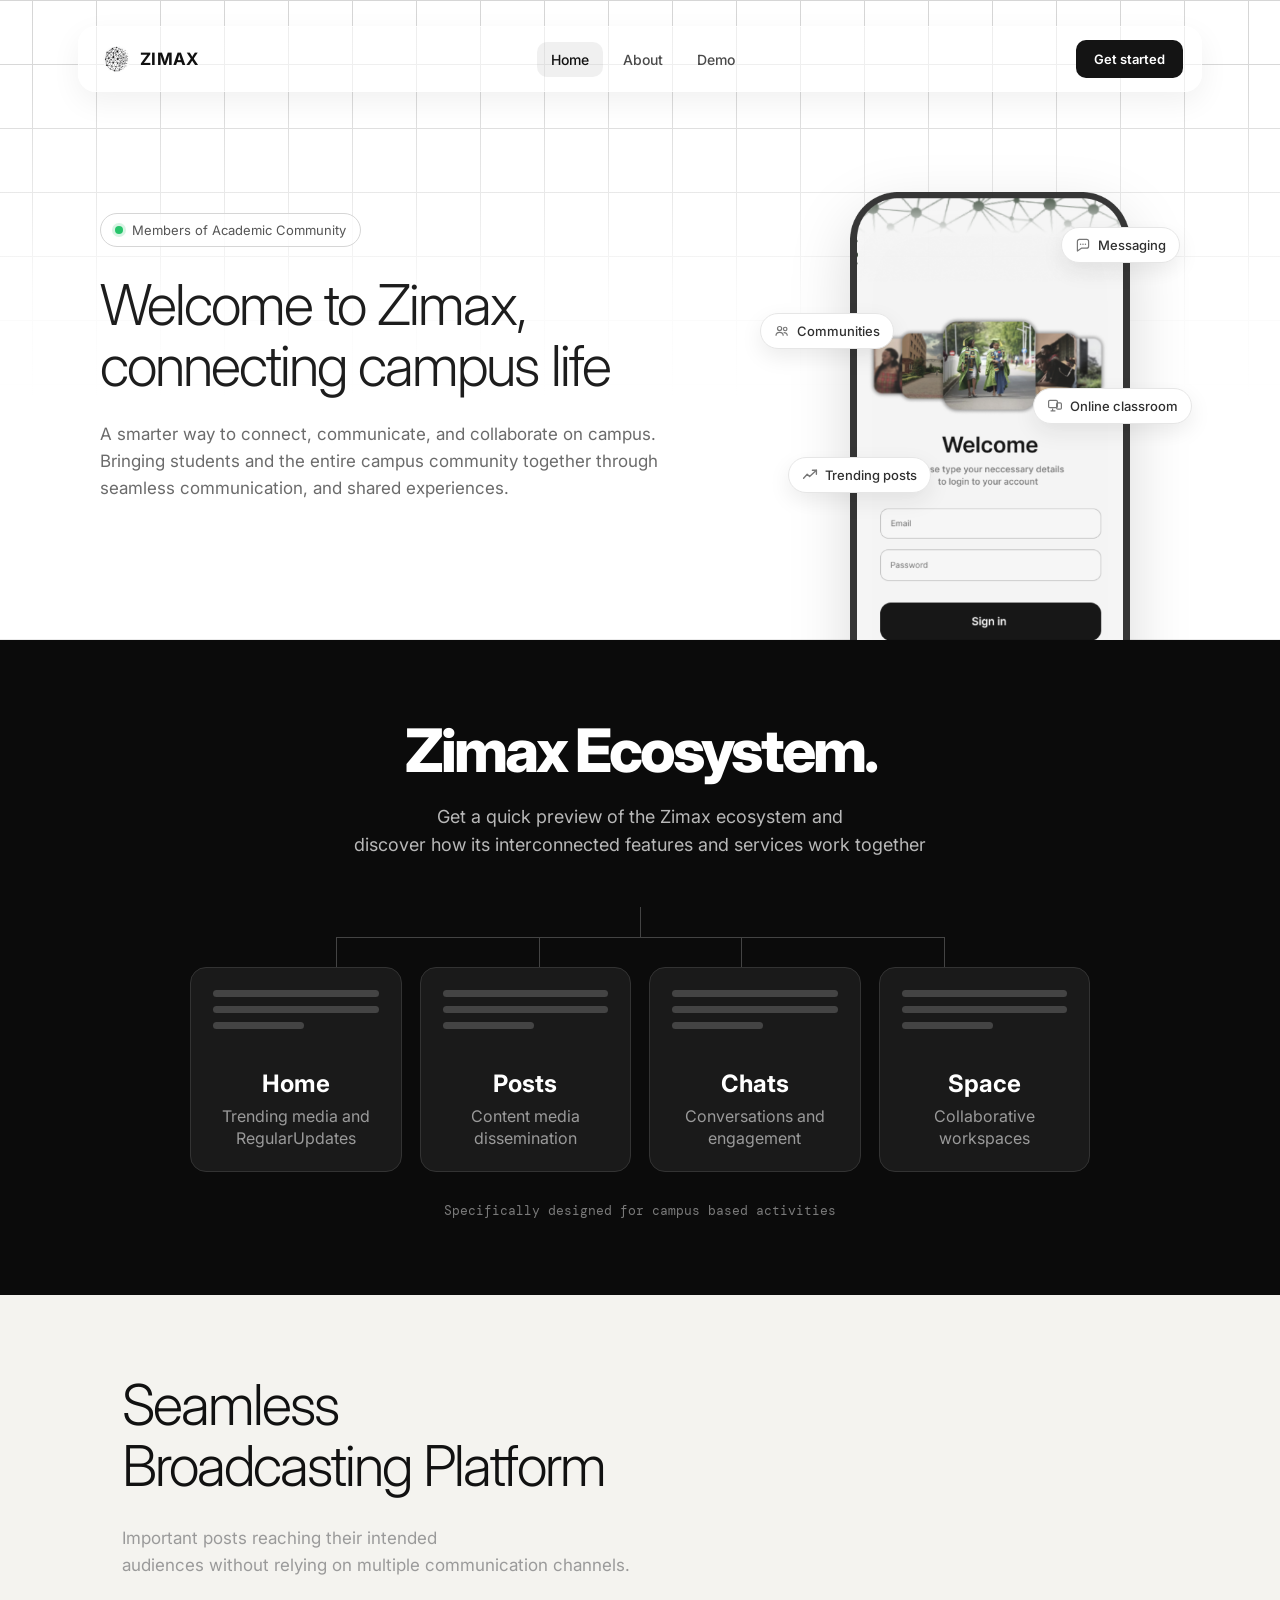
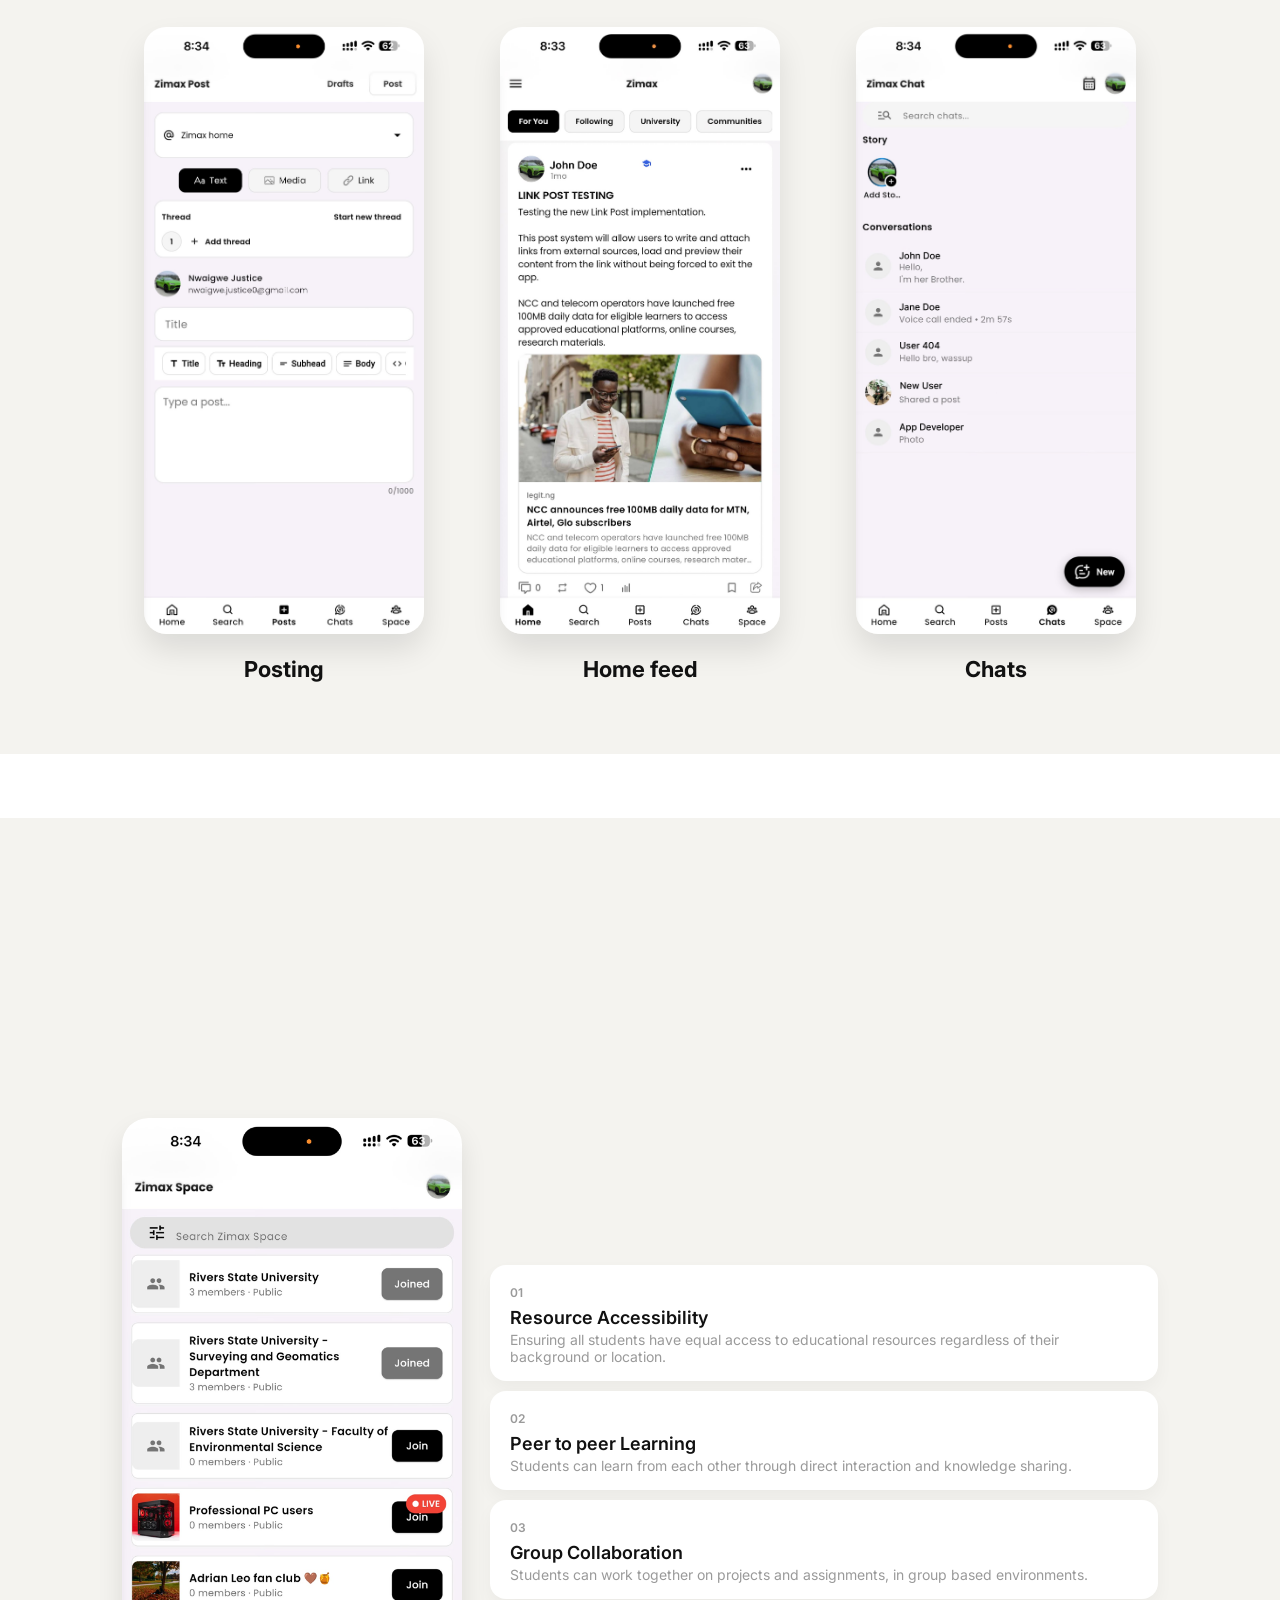
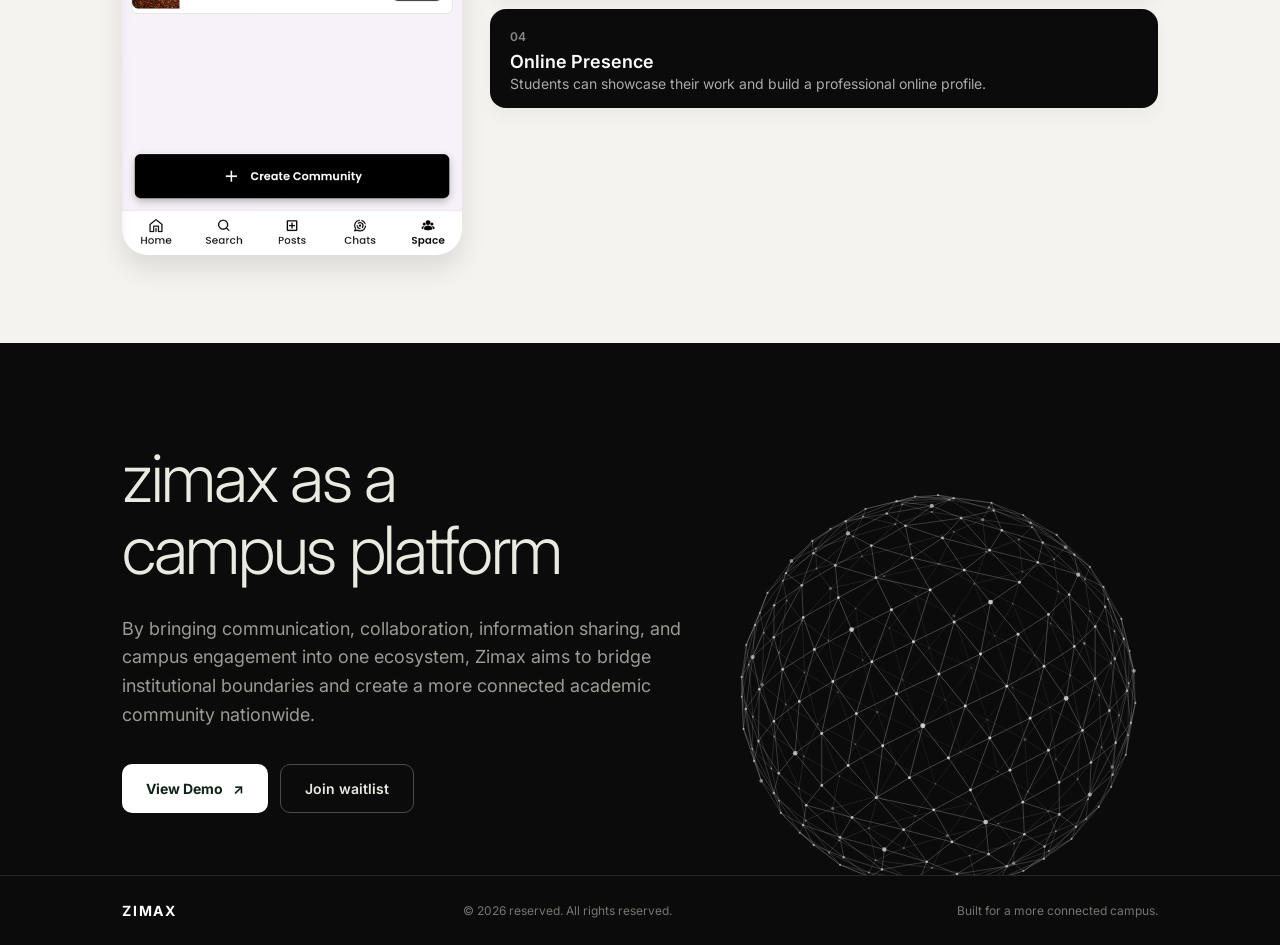
<file: index.html>
<!DOCTYPE html>
<html lang="pt-BR" class="motion">
<head>
  <meta charset="UTF-8">
  <meta name="viewport" content="width=device-width, initial-scale=1.0">
  <title>Zimax — Welcome</title>
  <link rel="preconnect" href="https://fonts.googleapis.com">
  <link rel="preconnect" href="https://fonts.gstatic.com" crossorigin>
  <link href="https://fonts.googleapis.com/css2?family=DM+Mono:wght@400&family=Inter:wght@400;500;600;700;800&display=swap" rel="stylesheet">
  <link rel="stylesheet" href="styles.css">
</head>
<body>

  <header class="site-header">
    <nav class="nav">
      <a class="brand" href="#top" aria-label="Zimax home">
        <img class="brand-mark" src="zimax_logo.png" alt="">
        <span class="brand-name">ZIMAX</span>
      </a>

      <button class="nav-toggle" aria-label="Toggle menu" aria-expanded="false">
        <span></span><span></span>
      </button>

      <ul class="nav-links">
        <li><a href="#top" class="active">Home</a></li>
        <li><a href="about.html">About</a></li>
        <li><a href="demo.html">Demo</a></li>
      </ul>

      <a href="https://zimax.app" class="btn btn-pill btn-cta">Get started</a>
    </nav>
  </header>

  <main id="top">

    <section class="hero">
      <div class="container hero-inner">
        <div class="hero-content">
          <p class="status-badge"><span class="status-dot"></span> Members of Academic Community</p>
          <h1 class="hero-title">Welcome to Zimax,<br>connecting campus life</h1>
          <p class="hero-subtitle">A smarter way to connect, communicate, and collaborate on campus. </br> Bringing students and the entire campus community together through </br>seamless communication, and shared experiences.</p>
        </div>
      </div>

      <div class="hero-visual">
          <div class="hero-phone">
            <img src="hero_image.png" alt="Zimax app welcome screen on a phone">
          </div>

          <span class="float-tag tag-messaging">
            <svg viewBox="0 0 20 20" aria-hidden="true"><path d="M3 5.5A2.5 2.5 0 0 1 5.5 3h9A2.5 2.5 0 0 1 17 5.5v6a2.5 2.5 0 0 1-2.5 2.5H8l-5 3.5V5.5Z" fill="none" stroke="currentColor" stroke-width="1.5" stroke-linejoin="round"/><circle cx="7" cy="9" r=".9" fill="currentColor"/><circle cx="10" cy="9" r=".9" fill="currentColor"/><circle cx="13" cy="9" r=".9" fill="currentColor"/></svg>
            Messaging
          </span>
          <span class="float-tag tag-communities">
            <svg viewBox="0 0 20 20" aria-hidden="true"><circle cx="7" cy="7" r="2.6" fill="none" stroke="currentColor" stroke-width="1.5"/><circle cx="14" cy="7.5" r="2.2" fill="none" stroke="currentColor" stroke-width="1.5"/><path d="M2.5 16c0-2.6 2-4.3 4.5-4.3S11.5 13.4 11.5 16" fill="none" stroke="currentColor" stroke-width="1.5"/><path d="M12 12.2c2.4-.4 4.6 1 4.6 3.8" fill="none" stroke="currentColor" stroke-width="1.5"/></svg>
            Communities
          </span>
          <span class="float-tag tag-online">
            <svg viewBox="0 0 20 20" aria-hidden="true"><rect x="2" y="3" width="11" height="9" rx="1.5" fill="none" stroke="currentColor" stroke-width="1.5"/><path d="M7 13v3M4.5 16h6" stroke="currentColor" stroke-width="1.5"/><rect x="12" y="6" width="6" height="8" rx="1.5" fill="none" stroke="currentColor" stroke-width="1.5"/></svg>
            Online classroom
          </span>
          <span class="float-tag tag-trending">
            <svg viewBox="0 0 20 20" aria-hidden="true"><path d="M2 14l4.5-5 3 3L18 4" fill="none" stroke="currentColor" stroke-width="1.7" stroke-linecap="round" stroke-linejoin="round"/><path d="M13 4h5v5" fill="none" stroke="currentColor" stroke-width="1.7" stroke-linecap="round" stroke-linejoin="round"/></svg>
            Trending posts
          </span>
      </div>
    </section>

    <section class="entry-points" id="entry">
      <div class="container">
        <h2 class="light-title">Zimax Ecosystem.</h2>
        <p class="light-lead">Get a quick preview of the Zimax ecosystem and </br>discover how its interconnected features and services work together</p>

        <div class="tree">
          <div class="tree-branches" aria-hidden="true">
            <span></span><span></span><span></span><span></span>
          </div>
          <div class="tree-children">
            <div class="tree-card">
              <div class="skeleton-lines"><i></i><i></i><i class="short"></i></div>
              <h3>Home</h3>
              <p>Trending media and</br> RegularUpdates</p>
            </div>
            <div class="tree-card">
              <div class="skeleton-lines"><i></i><i></i><i class="short"></i></div>
              <h3>Posts</h3>
              <p>Content media <br>dissemination</p>
            </div>
            <div class="tree-card">
              <div class="skeleton-lines"><i></i><i></i><i class="short"></i></div>
              <h3>Chats</h3>
              <p>Conversations and<br> engagement</p>
            </div>
            <div class="tree-card">
              <div class="skeleton-lines"><i></i><i></i><i class="short"></i></div>
              <h3>Space</h3>
              <p>Collaborative<br>workspaces</p>
            </div>
          </div>
        </div>

        <p class="mono-note mono-dark">Specifically designed for campus based activities</p>
      </div>
    </section>

    <section class="two-up" id="about">
      <div class="container">
        <div class="section-heading">
          <h2>Seamless<br>Broadcasting Platform</h2>
          <p class="lead-muted">Important posts reaching their intended </br>audiences without relying on multiple communication channels.</p>
        </div>

        <div class="cards-row">
          <div class="mock template-card">
            <img src="template1.jpg" alt="Zimax post composer screen">
            <p class="mock-caption dark">Posting</p>
          </div>

          <div class="connector-arrow" aria-hidden="true">&rarr;</div>

          <div class="mock template-card">
            <img src="template2.png" alt="Zimax home feed screen">
            <p class="mock-caption dark">Home feed</p>
          </div>

          <div class="connector-arrow" aria-hidden="true">&rarr;</div>

          <div class="mock template-card">
            <img src="template3.png" alt="Zimax chat screen">
            <p class="mock-caption dark">Chats</p>
          </div>
        </div>
      </div>
    </section>

    <section class="bridge" aria-hidden="true"></section>

    <section class="one-goal" id="contact">
      <div class="container">
        <h2 class="goal-title">Zimax's<br>Collaborative space</h2>
        <p class="goal-lead"><span>A shared space for ideas, discussions, and </span>meaningful collaboration.</p>

        <div class="goal-grid">
          <div class="goal-phone space-phone">
            <img src="template4.png" alt="Zimax Space communities screen">
          </div>

          <div class="goal-cards">
            <div class="goal-card">
              <span class="goal-num">01</span>
              <h3>Resource Accessibility</h3>
              <p>Ensuring all students have equal access to educational resources regardless of their background or location.</p>
            </div>
            <div class="goal-card">
              <span class="goal-num">02</span>
              <h3>Peer to peer Learning</h3>
              <p>Students can learn from each other through direct interaction and knowledge sharing.</p>
            </div>
            <div class="goal-card">
              <span class="goal-num">03</span>
              <h3>Group Collaboration</h3>
              <p>Students can work together on projects and assignments, in group based environments.</p>
            </div>
            <div class="goal-card goal-card-dark">
              <span class="goal-num">04</span>
              <h3>Online Presence</h3>
              <p>Students can showcase their work and build a professional online profile.</p>
            </div>
          </div>
        </div>
      </div>
    </section>

    <section class="cta-section">
      <div class="container">
        <div class="cta-grid">
          <div class="cta-copy">
            <h2 class="cta-title">zimax as a </br>campus platform</h2>
            <p class="cta-text">By bringing communication, collaboration, information sharing, and campus engagement into one ecosystem, Zimax aims to bridge institutional boundaries and create a more connected academic community nationwide.</p>
            <div class="cta-actions">
              <a href="demo.html" class="btn btn-green">View Demo <span aria-hidden="true">&nearr;</span></a>
              <a href="#entry" class="btn btn-ghost">Join waitlist</a>
            </div>
          </div>
          <div class="cta-visual">
            <canvas id="particle-sphere" aria-hidden="true"></canvas>
          </div>
        </div>
        <div class="cta-bottom">
          <!-- <span class="cta-hint">Mova o mouse para interagir</span> -->
          <!-- <a href="#contact" class="btn btn-whatsapp"><span aria-hidden="true">&#128242;</span> Falar no WhatsApp</a> -->
        </div>
      </div>
    </section>

    <footer class="site-footer">
      <div class="container footer-inner">
        <span class="footer-brand">ZIMAX</span>
        <span class="footer-copy">&copy; 2026 reserved. All rights reserved.</span>
        <span class="footer-note">Built for a more connected campus.</span>
      </div>
    </footer>

  </main>

  <script src="script.js"></script>
</body>
</html>
</file>
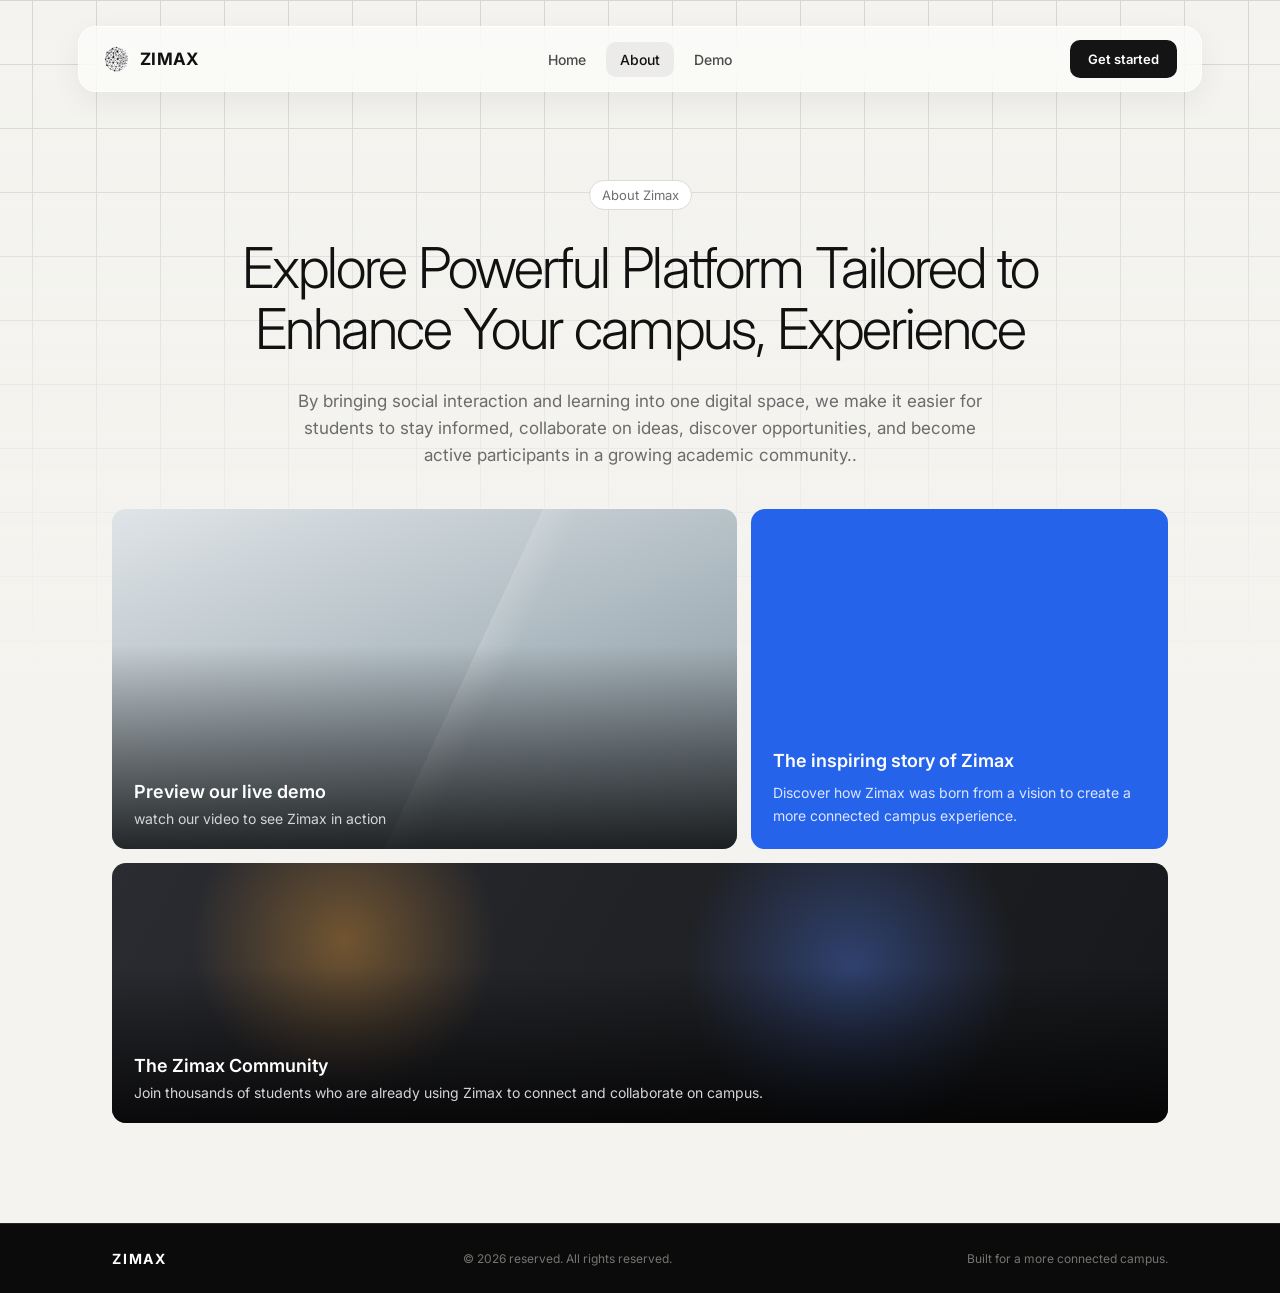
<file: about.html>
<!DOCTYPE html>
<html lang="pt-BR">
<head>
  <meta charset="UTF-8">
  <meta name="viewport" content="width=device-width, initial-scale=1.0">
  <title>Zimax — About</title>
  <link rel="preconnect" href="https://fonts.googleapis.com">
  <link rel="preconnect" href="https://fonts.gstatic.com" crossorigin>
  <link href="https://fonts.googleapis.com/css2?family=Inter:wght@400;500;600;700;800&display=swap" rel="stylesheet">
  <link rel="stylesheet" href="demo.css">
</head>
<body>

  <header class="demo-header">
    <nav class="demo-nav">
      <a class="demo-brand" href="index.html">
        <img src="zimax_logo.png" alt="">
        <span>ZIMAX</span>
      </a>
      <ul class="demo-links">
        <li><a href="index.html">Home</a></li>
        <li><a href="about.html" class="active">About</a></li>
        <li><a href="demo.html">Demo</a></li>
      </ul>
      <details class="demo-menu">
        <summary aria-label="Menu">&#9776;</summary>
        <ul class="demo-menu-links">
          <li><a href="index.html">Home</a></li>
          <li><a href="about.html">About</a></li>
          <li><a href="demo.html">Demo</a></li>
          <li><a href="https://zimax.app">Get started</a></li>
        </ul>
      </details>
      <a href="https://zimax.app" class="btn btn-pill btn-cta">Get started</a>
    </nav>
  </header>

  <main id="top">
    <section class="demo-features about-features" id="features">
      <div class="container">
        <span class="feature-pill">About Zimax</span>
        <h2>Explore Powerful Platform Tailored to<br>Enhance Your campus,  Experience</h2>
        <p class="features-sub">By bringing social interaction and learning into one digital space, we make it easier for students to stay informed, collaborate on ideas, discover opportunities, and become active participants in a growing academic community..</p>

        <div class="feature-grid">
          <div class="feature-card photo-card">
            <div class="photo-art"></div>
            <div class="feature-caption">
              <h3>Preview our live demo</h3>
              <p>watch our video to see Zimax in action</p>
            </div>
          </div>
          <div class="feature-card blue-card">
            <h3>The inspiring story of Zimax</h3>
            <p>Discover how Zimax was born from a vision to create a more connected campus experience.</p>
          </div>
          <div class="feature-card photo-card second">
            <div class="photo-collage"></div>
            <div class="feature-caption">
              <h3>The Zimax Community</h3>
              <p>Join thousands of students who are already using Zimax to connect and collaborate on campus.</p>
            </div>
          </div>
        </div>
      </div>
    </section>

    <footer class="site-footer">
      <div class="container footer-inner">
        <span class="footer-brand">ZIMAX</span>
        <span class="footer-copy">&copy; 2026 reserved. All rights reserved.</span>
        <span class="footer-note">Built for a more connected campus.</span>
      </div>
    </footer>
  </main>

</body>
</html>
</file>
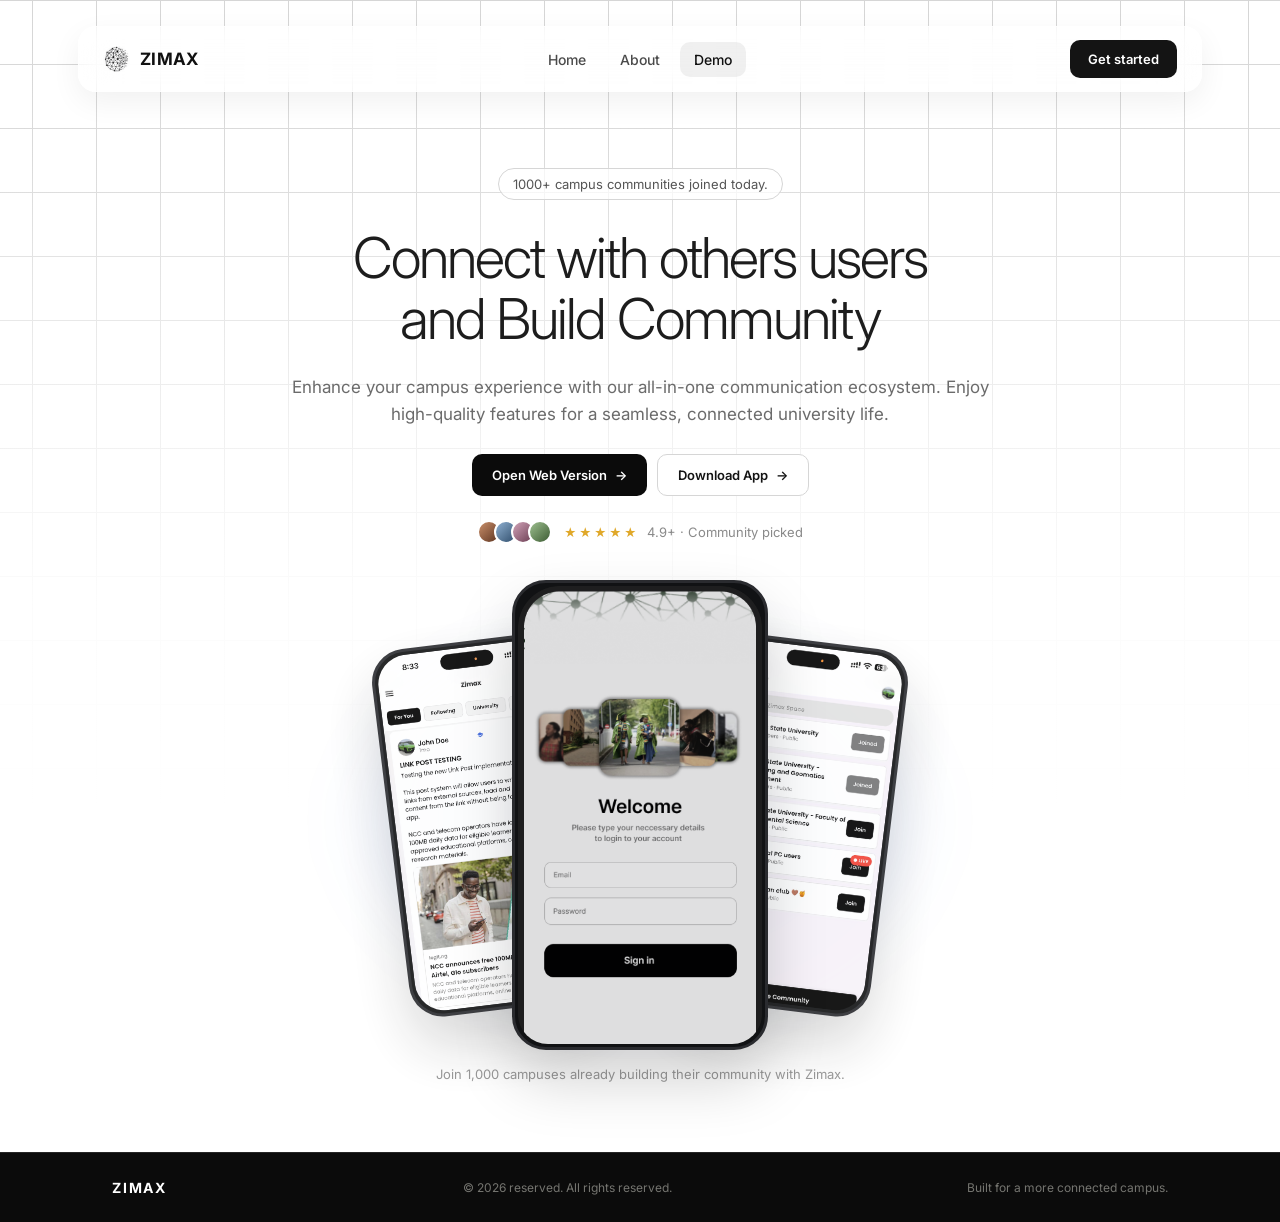
<file: demo.html>
<!DOCTYPE html>
<html lang="pt-BR">
<head>
  <meta charset="UTF-8">
  <meta name="viewport" content="width=device-width, initial-scale=1.0">
  <title>Zimax — Demo</title>
  <link rel="preconnect" href="https://fonts.googleapis.com">
  <link rel="preconnect" href="https://fonts.gstatic.com" crossorigin>
  <link href="https://fonts.googleapis.com/css2?family=Inter:wght@400;500;600;700;800&display=swap" rel="stylesheet">
  <link rel="stylesheet" href="demo.css">
</head>
<body>

  <header class="demo-header">
    <nav class="demo-nav">
      <a class="demo-brand" href="index.html">
        <img src="zimax_logo.png" alt="">
        <span>ZIMAX</span>
      </a>
      <ul class="demo-links">
        <li><a href="index.html">Home</a></li>
        <li><a href="about.html">About</a></li>
        <li><a href="#top" class="active">Demo</a></li>
      </ul>
      <details class="demo-menu">
        <summary aria-label="Menu">&#9776;</summary>
        <ul class="demo-menu-links">
          <li><a href="index.html">Home</a></li>
          <li><a href="about.html">About</a></li>
          <li><a href="demo.html">Demo</a></li>
          <li><a href="https://zimax.app">Get started</a></li>
        </ul>
      </details>
      <a href="https://zimax.app" class="btn btn-pill btn-cta">Get started</a>
    </nav>
  </header>

  <main id="top">
    <section class="demo-hero">
      <div class="container">
        <p class="announce">1000+ campus communities joined today.</p>
        <h1>Connect with others users<br> and Build Community</h1>
        <p class="demo-sub">Enhance your campus experience with our all-in-one communication ecosystem. Enjoy high-quality features for a seamless, connected university life.</p>

        <div class="hero-actions">
          <a href="https://zimax.app" class="btn btn-primary">Open Web Version<span aria-hidden="true">&rarr;</span></a>
          <a href="https://zimax.app/download" class="btn btn-outline">Download App<span aria-hidden="true">&rarr;</span></a>
        </div>

        <div class="proof">
          <div class="avatars">
            <span class="av av1"></span><span class="av av2"></span><span class="av av3"></span><span class="av av4"></span>
          </div>
          <div class="proof-text">
            <span class="stars">&#9733;&#9733;&#9733;&#9733;&#9733;</span>
            <span>4.9+ &middot; Community picked</span>
          </div>
        </div>

        <div class="phone-stage">
          <div class="glow"></div>
          <div class="phone phone-left"><img src="template2.png" alt="Zimax home feed screen"></div>
          <div class="phone phone-center"><img src="hero_image.png" alt="Zimax welcome screen"></div>
          <div class="phone phone-right"><img src="template4.png" alt="Zimax space screen"></div>
        </div>

        <p class="companies">Join 1,000 campuses already building their community with Zimax.</p>

        <!-- <div class="logo-strip">
          <span>the Blox</span>
          <span>&#9673; Ultra Blox</span>
          <span>&#9675; Supa Blox</span>
          <span>&#9723; Hype Blox</span>
          <span>&#9688; Ship Blox</span>
          <span>&#9679; Fin Blox</span>
        </div> -->
      </div>
    </section>

    <footer class="site-footer">
      <div class="container footer-inner">
        <span class="footer-brand">ZIMAX</span>
        <span class="footer-copy">&copy; 2026 reserved. All rights reserved.</span>
        <span class="footer-note">Built for a more connected campus.</span>
      </div>
    </footer>

  </main>

</body>
</html>
</file>
<file: styles.css>
/* ---------- Tokens ---------- */
* { margin: 0; padding: 0; box-sizing: border-box; }

:root {
  --white: #ffffff;
  --beige: #f4f3ef;
  --dark: #0b0b0b;
  --ink: #111111;
  --hero-title: #393939;
  --muted: #606060;
  --note: #9a9a9a;
  --card-dark: #141414;
  --card-inner: #242424;
  --font: "Inter", system-ui, -apple-system, "Segoe UI", Roboto, sans-serif;
}

html { scroll-behavior: smooth; }

body {
  font-family: var(--font);
  color: var(--ink);
  background: var(--white);
  -webkit-font-smoothing: antialiased;
  overflow-x: hidden;
}

img { max-width: 100%; display: block; }
a { text-decoration: none; color: inherit; }
ul { list-style: none; }

.container {
  width: 100%;
  max-width: 1100px;
  margin: 0 auto;
  padding: 0 32px;
}

/* ---------- Header ---------- */
.site-header {
  position: fixed;
  top: 26px;
  left: 0;
  right: 0;
  z-index: 50;
  padding: 0 78px;
}
.nav {
  width: 100%;
  max-width: 1190px;
  height: 66px;
  margin: 0 auto;
  padding: 0 18px 0 24px;
  display: grid;
  grid-template-columns: 1fr auto 1fr;
  align-items: center;
  border-radius: 18px;
  background: rgba(255, 255, 255, .58);
  backdrop-filter: blur(18px) saturate(140%);
  -webkit-backdrop-filter: blur(18px) saturate(140%);
  border: 1px solid rgba(255, 255, 255, .7);
  box-shadow: 0 10px 30px rgba(0, 0, 0, .06);
}

.brand { display: inline-flex; align-items: center; gap: 10px; justify-self: start; }
.brand-mark { width: 27px; height: auto; }
.brand-name { font-weight: 700; letter-spacing: .02em; font-size: 17px; color: var(--ink); }

.nav-links { display: flex; gap: 6px; justify-self: center; }
.nav-links a {
  display: block;
  font-size: 14px; font-weight: 500;
  color: #4a4a4a;
  padding: 9px 14px;
  border-radius: 10px;
  transition: background .2s, color .2s;
}
.nav-links a:hover { color: #000; }
.nav-links a.active { background: rgba(0, 0, 0, .06); color: #111; }

.btn { cursor: pointer; font-size: 13px; font-weight: 600; }
.btn-pill { border-radius: 10px; display: inline-flex; align-items: center; justify-content: center; }
.btn-cta { justify-self: end; background: #141414; color: #fff; padding: 11px 18px; }
.btn-cta:hover { background: #2c2c2c; }

.nav-toggle {
  display: none; justify-self: end;
  background: none; border: 0; cursor: pointer;
  width: 42px; height: 42px;
  flex-direction: column; gap: 6px; align-items: center; justify-content: center;
}
.nav-toggle span { width: 22px; height: 2px; background: var(--ink); display: block; }

/* ---------- Hero ---------- */
.hero {
  position: relative;
  min-height: 640px;
  display: flex;
  align-items: center;
  padding: 168px 0 92px;
  background-color: #fff;
  background-image:
    linear-gradient(to bottom,
      rgba(255, 255, 255, 0) 0%,
      rgba(255, 255, 255, .08) 14%,
      rgba(255, 255, 255, .45) 30%,
      rgba(255, 255, 255, .88) 46%,
      #ffffff 62%),
    linear-gradient(to right, #d6d6d6 1px, transparent 1px),
    linear-gradient(to bottom, #d6d6d6 1px, transparent 1px);
  background-size: auto, 64px 64px, 64px 64px;
  background-position: center top;
  border-bottom: 1px solid #eaeaea;
}
.hero-inner { position: relative; max-width: 1160px; padding: 0 40px; }
.hero-content { max-width: 780px; }

.status-badge {
  display: inline-flex;
  align-items: center;
  gap: 9px;
  padding: 8px 14px;
  border: 1px solid #d6d6d6;
  border-radius: 999px;
  background: rgba(255, 255, 255, .72);
  font-size: 13px;
  color: #555;
}
.status-dot {
  width: 8px; height: 8px;
  border-radius: 50%;
  background: #27c46b;
  box-shadow: 0 0 0 3px rgba(39, 196, 107, .18);
}
.hero-title {
  margin-top: 28px;
  font-size: clamp(38px, 4.4vw, 58px);
  font-weight: 300;
  letter-spacing: -.035em;
  line-height: 1.08;
  color: #1d1d1d;
}
.hero-subtitle {
  margin-top: 24px;
  font-size: 17px;
  color: #6b6b6b;
  line-height: 1.6;
}

.hero-visual {
  position: absolute;
  right: max(32px, calc((100% - 1160px) / 2 + 90px));
  bottom: -130px;
  width: 280px;
  z-index: 1;
  pointer-events: none;
}
.hero-phone { width: 100%; }
.hero-phone img {
  width: 100%;
  filter: drop-shadow(0 22px 30px rgba(0, 0, 0, .16));
}

.float-tag {
  position: absolute;
  z-index: 3;
  background: #fff;
  border: 1px solid #e6e6e6;
  border-radius: 999px;
  box-shadow: 0 8px 22px rgba(0, 0, 0, .08);
  font-size: 13px;
  font-weight: 500;
  color: #2f2f2f;
  padding: 9px 13px;
  display: inline-flex;
  align-items: center;
  gap: 7px;
  white-space: nowrap;
}
.float-tag svg { width: 16px; height: 16px; color: #777; flex-shrink: 0; }
.tag-messaging   { top: 6%;  right: -18%; }
.tag-communities { top: 21%; left: -32%; }
.tag-online      { top: 34%; right: -22%; }
.tag-trending    { top: 46%; left: -22%; }

/* ---------- Shared headings ---------- */
.section-heading h2, .light-title, .goal-title {
  font-weight: 800;
  letter-spacing: -.05em;
  line-height: 1.02;
}

/* ---------- Entry points (dark) ---------- */
.entry-points { position: relative; z-index: 2; background: var(--dark); color: var(--white); padding: 80px 0 76px; text-align: center; }
.light-title { font-size: clamp(36px, 5vw, 60px); color: var(--white); }
.light-lead { font-size: 18px; color: #b8b8b8; line-height: 1.55; margin-top: 22px; max-width: 760px; margin-left: auto; margin-right: auto; }

.tree { margin: 48px auto 0; max-width: 900px; }
.tree-root { text-align: center; }
.tree-node {
  background: var(--white); color: var(--ink);
  display: inline-block;
  border-radius: 12px;
  padding: 22px 52px;
  font-size: 26px; font-weight: 700;
  box-shadow: 0 8px 20px rgba(0,0,0,.22);
}
.tree-branches { position: relative; height: 60px; width: 90%; margin: 0 auto; }
.tree-branches::before {
  content: ""; position: absolute; top: 0; left: 50%;
  width: 1px; height: 30px; background: #444;
}
.tree-branches::after {
  content: ""; position: absolute; top: 30px; left: 12.5%; right: 12.5%;
  height: 1px; background: #444;
}
.tree-branches span { position: absolute; top: 30px; width: 1px; height: 30px; background: #444; }
.tree-branches span:nth-child(1) { left: 12.5%; }
.tree-branches span:nth-child(2) { left: 37.5%; }
.tree-branches span:nth-child(3) { left: 62.5%; }
.tree-branches span:nth-child(4) { left: 87.5%; }

.tree-children { display: grid; grid-template-columns: repeat(4, 1fr); gap: 18px; }
.tree-card {
  background: #1a1a1a;
  border: 1px solid #333;
  border-radius: 16px;
  padding: 22px;
}
.skeleton-lines i { display: block; height: 7px; background: #444; border-radius: 4px; margin-bottom: 9px; }
.skeleton-lines i.short { width: 55%; }
.tree-card h3 { font-size: 24px; margin-top: 40px; font-weight: 700; }
.tree-card p { font-size: 16px; color: #9a9a9a; margin-top: 8px; line-height: 1.35; }

.mono-note {
  font-family: "DM Mono", ui-monospace, monospace;
  font-size: 13px; color: var(--note);
  text-align: center; margin-top: 30px;
}
.mono-note.mono-dark { color: #7a7a7a; }

/* ---------- Two-up (beige) ---------- */
.two-up { background: var(--beige); padding: 80px 0 72px; }
.section-heading h2 {
  font-size: clamp(38px, 4.4vw, 58px);
  font-weight: 300;
  letter-spacing: -.035em;
  line-height: 1.08;
  color: var(--ink);
}
.lead-muted { font-size: 17px; line-height: 1.6; color: #9a9a9a; margin-top: 28px; }
.lead-dark { font-size: 17px; line-height: 1.6; color: var(--ink); margin-top: 4px; }

.cards-row {
  display: flex;
  align-items: center;
  justify-content: center;
  gap: 18px;
  margin-top: 48px;
}
.cards-row .mock { flex: 0 0 280px; }
.mock { flex: 1; min-width: 0; display: flex; flex-direction: column; }
.template-card { width: 280px; }
.template-card img {
  width: 100%;
  height: auto;
  border-radius: 22px;
  box-shadow: 0 16px 30px rgba(0, 0, 0, .10);
}
.template-card .mock-caption { text-align: center; }

.app-card {
  width: 300px;
  height: 540px;
  background: #f8f6fc;
  border-radius: 22px;
  overflow: hidden;
  box-shadow: 0 16px 30px rgba(0, 0, 0, .10);
  text-align: left;
}
.app-card .mock-caption { text-align: center; padding: 0 10px 12px; margin-top: auto; font-size: 14px; font-weight: 600; letter-spacing: .01em; }

.app-topbar {
  background: #fff;
  padding: 10px 13px;
  display: flex;
  align-items: center;
  justify-content: space-between;
  border-bottom: 1px solid #eeecf3;
}
.app-topbar strong { font-size: 12px; }
.app-top-actions { display: flex; align-items: center; gap: 10px; font-size: 9px; }
.post-btn { border: 1px solid #dcdcdc; border-radius: 7px; padding: 5px 10px; }

.app-body { padding: 13px; display: flex; flex-direction: column; gap: 8px; flex: 1; min-height: 0; overflow: hidden; }
.select-field {
  background: #fff; border: 1px solid #e8e4ef; border-radius: 12px;
  padding: 9px 11px; font-size: 10px;
  display: flex; align-items: center; gap: 6px;
}
.select-field .at { font-size: 12px; }
.select-field .chev { margin-left: auto; }

.type-tabs { display: flex; gap: 6px; justify-content: center; }
.type-tab {
  display: inline-flex; align-items: center; gap: 5px;
  border: 1px solid #e2deea; border-radius: 8px;
  padding: 6px 10px; font-size: 9px; background: #fff;
}
.type-tab.active { background: #141414; color: #fff; border-color: #141414; }

.thread-box { background: #fff; border: 1px solid #edeaf3; border-radius: 10px; padding: 9px 11px; }
.thread-head { display: flex; justify-content: space-between; font-size: 9px; }
.thread-row { display: flex; align-items: center; gap: 7px; margin-top: 8px; font-size: 9px; }
.thread-num {
  width: 19px; height: 19px; border-radius: 50%;
  background: #f1eff5; display: grid; place-items: center; font-size: 8px;
}
.add-thread b { font-size: 12px; margin-right: 3px; }

.author-row { display: flex; align-items: center; gap: 7px; }
.avatar {
  width: 24px; height: 24px; border-radius: 50%;
  display: grid; place-items: center;
  font-size: 7px; font-weight: 700; color: #fff; flex-shrink: 0;
}
.avatar-os { background: linear-gradient(135deg, #46536b, #121820); }
.avatar-nj { background: linear-gradient(135deg, #74d093, #1a7a48); }
.author-row div { display: flex; flex-direction: column; font-size: 9px; }
.author-row div span { color: #8d8d8d; font-size: 8px; }

.input-field {
  background: #fff; border: 1px solid #e8e4ef; border-radius: 12px;
  padding: 9px 11px; font-size: 10px; color: #aaa;
}
.format-bar { display: flex; gap: 4px; background: #fff; border: 1px solid #eeecf3; padding: 6px; }
.format-bar span {
  display: inline-flex; align-items: center; gap: 4px;
  border: 1px solid #e3e3e3; border-radius: 7px;
  padding: 4px 6px; font-size: 8px; white-space: nowrap;
}
.post-area {
  background: #fff; border: 1px solid #e8e4ef; border-radius: 12px;
  padding: 10px; font-size: 10px; color: #aaa; min-height: 70px; flex: 1;
}
.char-count { text-align: right; font-size: 8px; color: #999; }

.card-to { background: #f6f6f8; }
.feed-tabs { display: flex; gap: 4px; padding: 10px 9px 8px; overflow: hidden; }
.feed-tab {
  font-size: 9px; padding: 6px 9px; border-radius: 8px;
  background: #ececef; color: #333; white-space: nowrap;
}
.feed-tab.active { background: #141414; color: #fff; }
.feed-post {
  background: #fff; border-radius: 14px;
  margin: 0 9px; padding: 10px;
  display: flex; flex-direction: column; gap: 7px;
  flex: 1; min-height: 0; overflow: hidden;
}
.post-head { display: flex; align-items: center; gap: 6px; }
.post-author { display: flex; flex-direction: column; font-size: 9px; }
.post-author small { color: #999; font-size: 8px; }
.dots { margin-left: auto; font-size: 13px; }
.feed-post h3 { font-size: 11px; }
.feed-post p { font-size: 9px; color: #333; }
.post-media {
  flex: 1; min-height: 130px; border-radius: 8px;
  background: radial-gradient(circle at 50% 35%, #3b3b46, #15151b 75%);
  display: grid; place-items: center;
}
.speed-card {
  background: #fff; border-radius: 6px;
  padding: 7px 14px; text-align: center;
  display: flex; flex-direction: column; gap: 2px;
}
.speed-card span { font-size: 9px; color: #d8434f; font-weight: 700; }
.speed-card b { font-size: 16px; }
.speed-card small { font-size: 7px; color: #888; }
.post-actions { display: flex; align-items: center; gap: 10px; font-size: 9px; color: #666; }
.post-actions .spacer { margin-left: auto; }
.card-chat { background: #f8f6fc; }
.chat-header {
  background: #fff;
  padding: 10px 13px;
  display: flex;
  align-items: center;
  justify-content: space-between;
}
.chat-header strong { font-size: 12px; }
.chat-header-actions { display: flex; align-items: center; gap: 10px; }
.calendar-icon { font-size: 12px; }
.chat-header .avatar {
  width: 24px; height: 24px;
  background: radial-gradient(circle at 40% 35%, #6c7a66, #1c241d);
}
.chat-body {
  padding: 10px 11px;
  display: flex;
  flex-direction: column;
  gap: 5px;
  flex: 1;
  min-height: 0;
  overflow: hidden;
}
.chat-search {
  background: #e9e9ec;
  border-radius: 9px;
  padding: 8px 10px;
  font-size: 9px;
  color: #9a9a9a;
  display: flex;
  align-items: center;
  gap: 8px;
}
.chat-section-label { font-size: 10px; font-weight: 700; margin-top: 2px; }
.chat-story { display: flex; align-items: center; gap: 8px; font-size: 9px; }
.story-avatar {
  width: 28px; height: 28px; border-radius: 50%;
  background: radial-gradient(circle at 40% 35%, #6c7a66, #1c241d);
  position: relative;
  flex-shrink: 0;
}
.story-avatar::after {
  content: "+";
  position: absolute;
  right: -2px; bottom: -2px;
  width: 13px; height: 13px;
  border-radius: 50%;
  background: #141414;
  color: #fff;
  font-size: 9px;
  display: grid;
  place-items: center;
  border: 2px solid #f8f6fc;
}
.chat-list { display: flex; flex-direction: column; }
.chat-row {
  display: flex;
  align-items: center;
  gap: 8px;
  padding: 3px 0;
  border-bottom: 1px solid #eeeaf3;
}
.chat-avatar {
  width: 22px; height: 22px;
  border-radius: 50%;
  flex-shrink: 0;
}
.ca-1 { background: linear-gradient(135deg, #b46fd8, #f2a9c4); }
.ca-2 { background: linear-gradient(135deg, #6f9e5c, #2d4a28); }
.ca-3 { background: linear-gradient(135deg, #c98d8d, #6d3b52); }
.ca-4 { background: linear-gradient(135deg, #8a6d8f, #3d2b45); }
.ca-5 { background: #e9e9ec; }
.ca-6 { background: linear-gradient(135deg, #ff7a2f, #a01414); }
.ca-7 { background: linear-gradient(135deg, #d9a07a, #6b3f2a); }
.ca-8 { background: #1f2430; }
.ca-9 { background: linear-gradient(135deg, #9fb7c4, #4c6370); }
.chat-row div { display: flex; flex-direction: column; min-width: 0; gap: 2px; }
.chat-row strong { font-size: 9px; white-space: nowrap; overflow: hidden; text-overflow: ellipsis; }
.chat-row div span {
  font-size: 8px; color: #9a9a9a;
  white-space: nowrap; overflow: hidden; text-overflow: ellipsis;
}
.chat-new {
  align-self: flex-end;
  margin-top: auto;
  background: #141414;
  color: #fff;
  border-radius: 999px;
  padding: 9px 14px;
  font-size: 10px;
  font-weight: 600;
  display: inline-flex;
  align-items: center;
  gap: 6px;
}


.phone-dark {
  background: var(--card-dark);
  border-radius: 26px;
  padding: 30px;
  box-shadow: 0 14px 26px rgba(0,0,0,.10);
}
.mock-kicker { font-size: 13px; letter-spacing: .09em; color: #8e8e8e; font-weight: 500; margin-bottom: 22px; }
.browser-bar {
  display: flex; gap: 6px;
  background: var(--card-inner);
  border-radius: 8px;
  padding: 11px 12px;
  font-size: 14px; color: #bdbdbd;
}
.browser-bar span { flex: 1; text-align: center; }
.banner-box { margin: 22px 0; flex: 1; background: var(--card-inner); border-radius: 10px; }
.banner-btn {
  background: var(--white); color: var(--ink);
  border-radius: 12px;
  font-size: 18px; font-weight: 700;
  padding: 20px 16px; text-align: center;
}
.mock-caption { font-size: 22px; font-weight: 700; margin-top: 22px; }
.mock-caption.light { color: var(--white); }
.mock-caption.dark { color: var(--ink); }

.connector-arrow {
  align-self: center;
  width: 40px; height: 40px; border-radius: 50%;
  background: var(--ink); color: var(--white);
  display: grid; place-items: center;
  font-size: 17px;
  flex-shrink: 0;
}

.card-light {
  background: var(--white);
  border-radius: 26px;
  padding: 30px;
  box-shadow: 0 14px 26px rgba(0,0,0,.05);
}
.lp-banner { height: 136px; background: #ececec; border-radius: 10px; margin-top: 22px; }
.lp-line { height: 9px; background: #d2d2d2; border-radius: 5px; margin-top: 12px; }
.lp-line-long { width: 80%; }
.lp-line-short { width: 60%; margin-top: 9px; }
.lp-btn {
  margin-top: 22px;
  background: var(--ink); color: var(--white);
  border-radius: 999px; text-align: center;
  font-size: 18px; font-weight: 700; padding: 20px;
}
.card-light .mock-caption { margin-top: auto; }

/* ---------- White divider ---------- */
.bridge { background: var(--white); height: 64px; }

/* ---------- One goal (beige) ---------- */
.one-goal { background: var(--beige); padding: 80px 0 88px; }
.goal-title {
  font-size: clamp(38px, 4.4vw, 58px);
  font-weight: 300;
  letter-spacing: -.035em;
  line-height: 1.08;
  color: var(--ink);
}
.goal-lead {
  font-size: 17px;
  line-height: 1.6;
  margin-top: 28px;
  margin-bottom: 44px;
  color: var(--ink);
}
.goal-lead span { color: #9a9a9a; }

.goal-grid {
  display: grid;
  grid-template-columns: 340px 1fr;
  gap: 28px;
  align-items: center;
}
.goal-phone {
  background: var(--card-dark);
  border-radius: 32px;
  padding: 22px;
  display: flex;
  flex-direction: column;
  gap: 16px;
  box-shadow: 0 14px 26px rgba(0,0,0,.10);
}
.goal-phone-top {
  align-self: center;
  width: 84px; height: 12px; border-radius: 999px;
  background: var(--beige);
  margin-bottom: 8px;
}
.goal-block {
  background: var(--card-inner);
  border-radius: 14px;
  height: 124px;
  padding: 18px;
  display: flex;
  justify-content: flex-end;
  align-items: flex-start;
}
.goal-block span {
  width: 30px; height: 30px; border-radius: 50%;
  background: var(--beige); color: var(--ink);
  display: grid; place-items: center;
  font-size: 15px; font-weight: 700;
}
.goal-block-bottom {
  background: var(--white);
  border-radius: 999px;
  height: 60px;
  display: grid; place-items: center;
  font-size: 18px; font-weight: 600;
}

.space-phone {
  background: transparent;
  border-radius: 26px;
  padding: 0;
  gap: 0;
  height: auto;
  overflow: hidden;
}
.space-phone img { width: 100%; height: auto; border-radius: 26px; }
.space-header {
  background: #fff;
  padding: 15px 16px;
  display: flex;
  align-items: center;
  justify-content: space-between;
}
.space-header strong { font-size: 15px; }
.space-avatar {
  width: 28px; height: 28px;
  border-radius: 50%;
  background: radial-gradient(circle at 40% 35%, #6c7a66, #1c241d);
}
.space-body {
  padding: 11px;
  display: flex;
  flex-direction: column;
  gap: 9px;
  flex: 1;
  min-height: 0;
  overflow: hidden;
}
.space-search {
  background: #e5e5e8;
  border-radius: 11px;
  padding: 11px 13px;
  font-size: 10px;
  color: #8b8b8b;
  display: flex;
  align-items: center;
  gap: 10px;
}
.filter-icon { font-size: 13px; color: #555; }
.space-list { display: flex; flex-direction: column; gap: 8px; }
.space-item {
  background: #fff;
  border: 1px solid #eeeaf3;
  border-radius: 12px;
  padding: 9px;
  display: flex;
  align-items: center;
  gap: 9px;
}
.space-icon {
  width: 42px; height: 42px;
  border-radius: 8px;
  background: #e8e8e8;
  color: #aaa;
  display: grid;
  place-items: center;
  flex-shrink: 0;
}
.space-icon svg { width: 19px; height: 19px; }
.space-logo { background: #fff; object-fit: contain; padding: 5px; }
.space-info { display: flex; flex-direction: column; gap: 3px; min-width: 0; }
.space-info strong { font-size: 10px; line-height: 1.25; }
.space-info span { font-size: 8px; color: #8a8a8a; }
.join-btn {
  margin-left: auto;
  background: #141414;
  color: #fff;
  border-radius: 9px;
  padding: 9px 12px;
  font-size: 10px;
  font-weight: 600;
  position: relative;
  flex-shrink: 0;
}
.join-btn.joined { background: #8b8b8b; }
.live {
  position: absolute;
  top: -9px; right: -6px;
  background: #ff4d4f;
  color: #fff;
  font-size: 7px;
  font-style: normal;
  border-radius: 999px;
  padding: 3px 6px;
  display: inline-flex;
  align-items: center;
  gap: 3px;
}
.live::before {
  content: "";
  width: 4px; height: 4px;
  border-radius: 50%;
  background: #fff;
}

.goal-cards { display: flex; flex-direction: column; gap: 10px; }
.goal-card {
  background: var(--white);
  border-radius: 16px;
  padding: 16px 20px;
  box-shadow: 0 8px 18px rgba(0,0,0,.04);
}
.goal-num { font-size: 12px; font-weight: 600; color: #9a9a9a; }
.goal-card h3 { font-size: 18px; margin-top: 6px; font-weight: 600; color: var(--ink); }
.goal-card p { font-size: 14px; color: #9a9a9a; margin-top: 3px; }
.goal-card-dark { background: var(--dark); }
.goal-card-dark .goal-num { color: #888; }
.goal-card-dark h3 { color: var(--white); }
.goal-card-dark p { color: #aaa; }

/* ---------- Responsive ---------- */
@media (max-width: 900px) {
  .tree-children { grid-template-columns: repeat(2, 1fr); }
  .tree-branches::after { left: 25%; right: 25%; }
  .tree-branches span:nth-child(1) { left: 25%; }
  .tree-branches span:nth-child(2) { left: 50%; }
  .tree-branches span:nth-child(3) { left: 75%; }
  .tree-branches span:nth-child(4) { display: none; }
  .goal-grid { grid-template-columns: 280px 1fr; gap: 22px; }
}

@media (max-width: 680px) {
  .site-header { top: 14px; padding: 0 16px; }
  .nav { grid-template-columns: 1fr auto; height: 58px; padding: 0 12px 0 18px; }
  .nav-links {
    display: none;
    position: absolute; top: 66px; left: 16px; right: 16px;
    background: rgba(255, 255, 255, .9);
    backdrop-filter: blur(18px);
    -webkit-backdrop-filter: blur(18px);
    border: 1px solid rgba(255,255,255,.7);
    border-radius: 14px;
    flex-direction: column; gap: 4px; padding: 12px;
  }
  .nav-links.open { display: flex; }
  .nav-links li a { display: block; padding: 11px 14px; font-size: 15px; }
  .nav-toggle { display: flex; }
  .btn-cta { display: none; }

  .container { padding: 0 24px; }
  .hero {
    display: block;
    min-height: 0;
    padding: 132px 0 56px;
    background-position: center top;
    background-image:
      linear-gradient(to bottom,
        rgba(255, 255, 255, 0) 0%,
        rgba(255, 255, 255, .22) 16%,
        rgba(255, 255, 255, .82) 32%,
        #ffffff 48%),
      linear-gradient(to right, #d6d6d6 1px, transparent 1px),
      linear-gradient(to bottom, #d6d6d6 1px, transparent 1px);
    background-size: auto, 48px 48px, 48px 48px;
  }
  .hero-inner { padding: 0 24px; }
  .hero-title { font-size: clamp(36px, 9vw, 48px); }
  .hero-subtitle { font-size: 16px; }
  .hero-visual {
    position: relative;
    left: 0;
    right: 0;
    bottom: auto;
    transform: none;
    width: 180px;
    margin: 64px auto 0;
    display: flex;
    justify-content: center;
  }
  .float-tag { font-size: 10px; padding: 6px 9px; gap: 5px; }
  .float-tag svg { width: 12px; height: 12px; }
  .tag-messaging   { top: 4%;   right: -12%; }
  .tag-communities { top: 18%;  left: -24%; }
  .tag-online      { top: 30%;  right: -16%; }
  .tag-trending    { top: 40%;  left: -18%; }

  .entry-points, .two-up, .one-goal { padding: 56px 0 60px; }
  .entry-points { text-align: left; }
  .light-lead { font-size: 16px; margin-left: 0; margin-right: 0; }
  .tree { margin-top: 32px; max-width: 340px; text-align: left; position: relative; }
  .tree::before, .tree::after { display: none; }
  .tree-node { font-size: 20px; padding: 14px 32px; }
  .tree-branches { display: none; }
  .tree-children {
    display: flex;
    flex-direction: column;
    gap: 12px;
    margin: 0 0 0 20px;
    position: relative;
  }
  .tree-children::before {
    content: "";
    position: absolute;
    left: -13px;
    top: 0;
    bottom: 28px;
    width: 1px;
    background: #3d3d3d;
  }
  .tree-card { position: relative; padding: 14px 16px; }
  .tree-card::before {
    content: "";
    position: absolute;
    left: -13px;
    top: 26px;
    width: 13px;
    height: 1px;
    background: #3d3d3d;
  }
  .tree-card::after {
    content: "";
    position: absolute;
    left: -15px;
    top: 23px;
    width: 5px;
    height: 5px;
    border-radius: 50%;
    background: #6a6a6a;
  }
  .skeleton-lines i { height: 6px; margin-bottom: 7px; }
  .tree-card h3 { font-size: 18px; margin-top: 16px; }
  .tree-card p { font-size: 13px; }
  .lead-muted, .lead-dark, .goal-lead { font-size: 16px; }
  .goal-title { font-size: clamp(36px, 9vw, 48px); }

  .two-up { overflow: hidden; }
  .cards-row {
    flex-direction: row;
    justify-content: flex-start;
    align-items: stretch;
    gap: 12px;
    margin: 32px -24px 0;
    padding: 4px 24px 18px;
    overflow-x: auto;
    overscroll-behavior-x: contain;
    scroll-snap-type: x mandatory;
    scroll-behavior: smooth;
    scrollbar-width: none;
    -webkit-overflow-scrolling: touch;
  }
  .cards-row::-webkit-scrollbar { display: none; }
  .cards-row .mock { flex: 0 0 260px; width: 260px; scroll-snap-align: start; }
  .connector-arrow {
    display: grid;
    place-items: center;
    flex: 0 0 36px;
    width: 36px; height: 36px;
    padding: 0;
    font-size: 18px;
    transform: none;
  }
  .connector-arrow::after { content: none; }
  .bridge { height: 40px; }

  .goal-grid { grid-template-columns: 1fr; justify-items: center; }
  .goal-phone { width: 100%; max-width: 340px; }
  .goal-cards { width: 100%; }
  .goal-card { padding: 20px 22px; }
  .goal-card h3 { font-size: 17px; }
  .goal-card p { font-size: 13px; }
}

/* ---------- Next section ---------- */
.cta-section {
  position: relative;
  background: var(--dark);
  color: #eaeae3;
  padding: 100px 0 44px;
  overflow: hidden;
}
.cta-grid { position: relative; }
.cta-copy { position: relative; z-index: 2; max-width: 900px; }
.cta-title {
  font-size: clamp(36px, 5.2vw, 72px);
  font-weight: 300;
  letter-spacing: -.035em;
  line-height: 1.08;
  color: #eaeae3;
}
.cta-text {
  margin-top: 28px;
  max-width: 560px;
  font-size: 18px;
  line-height: 1.6;
  color: #9b9b95;
}
.cta-actions { display: flex; flex-wrap: wrap; gap: 12px; margin-top: 34px; }
.btn-green, .btn-ghost, .btn-whatsapp {
  border-radius: 10px;
  padding: 15px 24px;
  font-size: 14px;
  font-weight: 700;
  display: inline-flex;
  align-items: center;
  gap: 10px;
}
.btn-green { background: #fff; color: #102318; }
.btn-green:hover { background: #e6e6e6; }
.btn-ghost { border: 1px solid #4a4a46; color: #eaeae3; font-weight: 600; }
.btn-ghost:hover { background: rgba(255, 255, 255, .07); }
.btn-whatsapp { background: #fff; color: #102318; }
.btn-whatsapp:hover { background: #e6e6e6; }

.cta-visual {
  position: absolute;
  right: -10px;
  top: 20px;
  width: 460px;
  height: 460px;
  z-index: 1;
  opacity: .95;
}
#particle-sphere { width: 100%; height: 100%; display: block; }

.cta-bottom {
  position: relative;
  z-index: 2;
  display: flex;
  align-items: center;
  justify-content: flex-end;
  gap: 20px;
  margin-top: 18px;
}
.cta-hint { font-size: 12px; color: #77776f; }

@media (max-width: 900px) {
  .cta-copy { max-width: 100%; }
  .cta-visual { right: -110px; top: 50px; width: 330px; height: 330px; opacity: .6; }
}
@media (max-width: 680px) {
  .cta-section { padding: 60px 0 32px; }
  .cta-text { font-size: 16px; }
  .cta-visual {
    position: relative;
    right: auto;
    top: auto;
    width: 240px;
    height: 240px;
    margin: 36px auto 0;
    opacity: 1;
  }
  #particle-sphere { animation: globeSpin 40s linear infinite; }
  @keyframes globeSpin { to { transform: rotate(360deg); } }
  .cta-bottom { justify-content: space-between; gap: 10px; }
  .cta-hint { font-size: 10px; max-width: 110px; }
  .btn-green, .btn-ghost, .btn-whatsapp { padding: 12px 18px; font-size: 13px; }
}

/* ---------- Footer ---------- */
.site-footer {
  background: var(--dark);
  border-top: 1px solid #262626;
  padding: 26px 0;
}
.footer-inner {
  display: flex;
  align-items: center;
  justify-content: space-between;
  gap: 16px;
}
.footer-brand {
  color: #fff;
  font-weight: 700;
  letter-spacing: .13em;
  font-size: 14px;
}
.footer-copy, .footer-note { color: #757570; font-size: 12px; }

@media (max-width: 680px) {
  .footer-inner { flex-wrap: wrap; gap: 8px; }
  .footer-note { display: none; }
}

/* ---------- Motion ---------- */
.motion .hero-content > *,
.motion .site-header,
.motion .hero-visual,
.motion .entry-points .light-title,
.motion .entry-points .light-lead,
.motion .tree-root,
.motion .tree-card,
.motion .entry-points .mono-note,
.motion .two-up .section-heading h2,
.motion .two-up .lead-muted,
.motion .app-card,
.motion .connector-arrow,
.motion .two-up .mono-note,
.motion .goal-title,
.motion .goal-lead,
.motion .goal-phone,
.motion .goal-card,
.motion .cta-copy > *,
.motion .cta-bottom {
  opacity: 0;
  transform: translateY(28px);
  transition: opacity .85s cubic-bezier(.22, 1, .36, 1), transform .85s cubic-bezier(.22, 1, .36, 1);
  transition-delay: var(--d, 0ms);
}
.motion .is-visible.is-visible.is-visible { opacity: 1; transform: none; }

.motion .site-header { animation: headerDrop .9s cubic-bezier(.22, 1, .36, 1) both; }
@keyframes headerDrop {
  from { opacity: 0; transform: translateY(-26px); }
  to { opacity: 1; transform: none; }
}

.motion .hero-visual { animation: heroRise 1.1s cubic-bezier(.22, 1, .36, 1) both .2s; }
@keyframes heroRise {
  from { opacity: 0; transform: translateY(48px) scale(.94); }
  to { opacity: 1; transform: none; }
}
.motion .hero-phone { animation: phoneFloat 6s ease-in-out infinite 1.3s; }
@keyframes phoneFloat {
  0%, 100% { transform: translateY(0); }
  50% { transform: translateY(-9px); }
}

.motion .float-tag { animation: tagDrift 5.5s ease-in-out infinite; }
.motion .tag-communities { animation-delay: -1.3s; }
.motion .tag-online { animation-delay: -2.6s; }
.motion .tag-trending { animation-delay: -3.9s; }
@keyframes tagDrift {
  0%, 100% { transform: translateY(0); }
  50% { transform: translateY(-6px); }
}

.motion .status-dot { animation: dotPulse 2.4s ease-in-out infinite; }
@keyframes dotPulse {
  0%, 100% { box-shadow: 0 0 0 3px rgba(39, 196, 107, .18); }
  50% { box-shadow: 0 0 0 7px rgba(39, 196, 107, 0); }
}

.motion .tree-branches::before,
.motion .tree-branches span {
  transform: scaleY(0);
  transform-origin: top center;
  transition: transform .9s cubic-bezier(.22, 1, .36, 1) .25s;
}
.motion .tree-branches::after {
  transform: scaleX(0);
  transform-origin: center;
  transition: transform .9s cubic-bezier(.22, 1, .36, 1) .45s;
}
.motion .tree.branches-in .tree-branches::before,
.motion .tree.branches-in .tree-branches span,
.motion .tree.branches-in .tree-branches::after { transform: scale(1); }

.motion .live { animation: livePulse 2s ease-in-out infinite; }
@keyframes livePulse {
  0%, 100% { box-shadow: 0 0 0 0 rgba(255, 77, 79, .4); }
  50% { box-shadow: 0 0 0 5px rgba(255, 77, 79, 0); }
}

.motion .app-card.is-visible:hover {
  transform: translateY(-8px);
  box-shadow: 0 26px 48px rgba(0, 0, 0, .16);
}
.motion .tree-card.is-visible:hover {
  transform: translateY(-6px);
  border-color: #555;
}
.motion .goal-card.is-visible:hover { transform: translateX(6px); }
.motion .space-item { transition: transform .3s ease, background .3s ease; }
.motion .space-item:hover { transform: translateX(4px); background: #faf9fd; }
.motion .join-btn,
.motion .btn-cta,
.motion .post-btn { transition: transform .3s ease, background .3s ease, box-shadow .3s ease; }
.motion .join-btn:hover { background: #333; transform: scale(1.04); }
.motion .btn-cta:hover { transform: translateY(-2px); }
.motion .nav-links a { transition: background .25s ease, color .25s ease, transform .25s ease; }
.motion .nav-links a:hover { transform: translateY(-1px); }
.motion .float-tag { transition: box-shadow .3s ease; }
.motion .float-tag:hover { box-shadow: 0 12px 28px rgba(0, 0, 0, .14); }

@media (prefers-reduced-motion: reduce) {
  .motion *, .motion *::before, .motion *::after {
    animation: none !important;
    transition: none !important;
  }
  .motion .hero-content > *,
  .motion .site-header,
  .motion .hero-visual,
  .motion .entry-points .light-title,
  .motion .entry-points .light-lead,
  .motion .tree-root,
  .motion .tree-card,
  .motion .entry-points .mono-note,
  .motion .two-up .section-heading h2,
  .motion .two-up .lead-muted,
  .motion .app-card,
  .motion .connector-arrow,
  .motion .two-up .mono-note,
  .motion .goal-title,
  .motion .goal-lead,
  .motion .goal-phone,
  .motion .goal-card,
  .motion .cta-copy > *,
  .motion .cta-bottom {
    opacity: 1 !important;
    transform: none !important;
  }
  .motion .tree-branches::before,
  .motion .tree-branches::after,
  .motion .tree-branches span { transform: scale(1) !important; }
}
</file>
<file: demo.css>
* { margin: 0; padding: 0; box-sizing: border-box; }

:root {
  --white: #ffffff;
  --beige: #f4f3ef;
  --dark: #0b0b0b;
  --ink: #111111;
  --muted: #6b6b6b;
  --note: #9a9a9a;
  --font: "Inter", system-ui, -apple-system, sans-serif;
}

html { scroll-behavior: smooth; }

body {
  font-family: var(--font);
  color: var(--ink);
  background: var(--white);
  -webkit-font-smoothing: antialiased;
  overflow-x: hidden;
}
a { text-decoration: none; color: inherit; }
ul { list-style: none; }
img { max-width: 100%; display: block; }

.container { width: 100%; max-width: 1120px; margin: 0 auto; padding: 0 32px; }

/* Header */
.demo-header {
  position: fixed;
  top: 26px;
  left: 0;
  right: 0;
  z-index: 50;
  padding: 0 78px;
}
.demo-nav {
  width: 100%;
  max-width: 1190px;
  height: 66px;
  margin: 0 auto;
  padding: 0 24px;
  display: grid;
  grid-template-columns: 1fr auto 1fr;
  align-items: center;
  border-radius: 18px;
  background: rgba(255, 255, 255, .58);
  backdrop-filter: blur(18px) saturate(140%);
  -webkit-backdrop-filter: blur(18px) saturate(140%);
  border: 1px solid rgba(255, 255, 255, .7);
  box-shadow: 0 10px 30px rgba(0, 0, 0, .06);
}
.demo-brand { display: inline-flex; align-items: center; gap: 10px; justify-self: start; }
.demo-brand img { width: 27px; height: auto; }
.demo-brand span { font-size: 17px; font-weight: 700; letter-spacing: .02em; color: var(--ink); }
.demo-links { display: flex; gap: 6px; justify-self: center; }
.demo-links a {
  display: block;
  font-size: 14px; font-weight: 500;
  color: #4a4a4a;
  padding: 9px 14px;
  border-radius: 10px;
  transition: background .25s ease, color .25s ease, transform .25s ease;
}
.demo-links a:hover { color: #000; transform: translateY(-1px); }
.demo-links a.active { background: rgba(0, 0, 0, .06); color: #111; }
.demo-menu { display: none; }
.demo-menu summary {
  list-style: none;
  cursor: pointer;
  font-size: 20px;
  line-height: 1;
  padding: 8px 10px;
  color: #111;
}
.demo-menu summary::-webkit-details-marker { display: none; }
.demo-menu-links {
  position: absolute;
  right: 0;
  top: 48px;
  min-width: 170px;
  background: rgba(255,255,255,.96);
  backdrop-filter: blur(16px);
  border: 1px solid rgba(0,0,0,.08);
  border-radius: 14px;
  padding: 8px;
  box-shadow: 0 14px 30px rgba(0,0,0,.10);
}
.demo-menu-links li a {
  display: block;
  padding: 10px 12px;
  border-radius: 8px;
  font-size: 14px;
  color: #333;
}
.demo-menu-links li a:hover { background: rgba(0,0,0,.05); }

/* Hero */
.demo-hero {
  position: relative;
  padding: 168px 0 70px;
  text-align: center;
  background-color: var(--white);
  background-image:
    linear-gradient(to bottom,
      rgba(255, 255, 255, 0) 0%,
      rgba(255, 255, 255, .12) 14%,
      rgba(255, 255, 255, .55) 32%,
      rgba(255, 255, 255, .92) 52%,
      #ffffff 70%),
    linear-gradient(to right, #d6d6d6 1px, transparent 1px),
    linear-gradient(to bottom, #d6d6d6 1px, transparent 1px);
  background-size: auto, 64px 64px, 64px 64px;
  background-position: center top;
}
.announce {
  display: inline-flex; align-items: center; gap: 8px;
  border: 1px solid #d6d6d6;
  border-radius: 999px;
  padding: 7px 14px;
  background: rgba(255, 255, 255, .72);
  font-size: 13px; color: #555;
}
.announce a { color: #111; font-weight: 600; }
.demo-hero h1 {
  margin-top: 28px;
  font-size: clamp(38px, 4.4vw, 58px);
  font-weight: 300;
  letter-spacing: -.035em;
  line-height: 1.08;
  color: #1d1d1d;
}
.demo-sub { margin: 24px auto 0; max-width: 720px; font-size: 17px; line-height: 1.6; color: var(--muted); }
.hero-actions { display: flex; justify-content: center; gap: 10px; margin-top: 26px; }
.btn {
  display: inline-flex; align-items: center; gap: 8px;
  border-radius: 10px; padding: 12px 20px;
  font-size: 13px; font-weight: 600; cursor: pointer;
  transition: transform .25s ease, background .25s ease, box-shadow .25s ease;
}
.btn:hover { transform: translateY(-2px); }
.btn-primary { background: var(--dark); color: #fff; }
.btn-primary:hover { background: #2c2c2c; box-shadow: 0 8px 20px rgba(0,0,0,.16); }
.btn-outline { background: #fff; color: #141414; border: 1px solid #d6d6d6; }
.btn-outline:hover { background: #f2f2f2; }
.btn-pill { border-radius: 10px; display: inline-flex; align-items: center; justify-content: center; }
.btn-cta { justify-self: end; background: #141414; color: #fff; padding: 11px 18px; }
.btn-cta:hover { background: #2c2c2c; }

.proof { display: flex; justify-content: center; align-items: center; gap: 12px; margin-top: 24px; }
.avatars { display: flex; }
.av { width: 24px; height: 24px; border-radius: 50%; border: 2px solid var(--white); margin-left: -7px; }
.av:first-child { margin-left: 0; }
.av1 { background: linear-gradient(135deg, #c98f6a, #5d3420); }
.av2 { background: linear-gradient(135deg, #8fb0d1, #2f4d6b); }
.av3 { background: linear-gradient(135deg, #d1a3b8, #6b3d52); }
.av4 { background: linear-gradient(135deg, #9dbf8f, #3d5c33); }
.proof-text { display: flex; align-items: center; gap: 8px; font-size: 13px; color: #8a8a8a; }
.stars { color: #e0a829; letter-spacing: 2px; font-size: 12px; }

/* Phones */
.phone-stage { position: relative; height: 480px; margin-top: 36px; }
.glow {
  position: absolute; left: 50%; top: 50%;
  width: 620px; height: 420px;
  transform: translate(-50%, -50%);
  background: radial-gradient(ellipse at center, rgba(26,120,140,.22), rgba(37,99,235,.12) 40%, transparent 70%);
  filter: blur(28px);
  animation: glowPulse 7s ease-in-out infinite;
}
@keyframes glowPulse { 0%,100% { opacity: .65; } 50% { opacity: 1; } }

.phone {
  position: absolute;
  background: #111214;
  border: 3px solid #2a2b2f;
  border-radius: 34px;
  padding: 3px;
  box-shadow: 0 30px 60px rgba(0,0,0,.18);
  overflow: hidden;
}
.phone img { width: 100%; height: 100%; object-fit: cover; object-position: top; border-radius: 30px; }
.phone-center {
  width: 256px; height: 470px;
  left: 50%; top: 0;
  transform: translateX(-50%);
  z-index: 3;
  animation: phoneFloat 6s ease-in-out infinite;
}
.phone-left {
  width: 194px; height: 370px;
  left: calc(50% - 250px); top: 60px;
  transform: rotate(-7deg);
  z-index: 2; opacity: .9;
  animation: phoneFloatLeft 7s ease-in-out infinite;
}
.phone-right {
  width: 194px; height: 370px;
  right: calc(50% - 250px); top: 60px;
  transform: rotate(7deg);
  z-index: 2; opacity: .9;
  animation: phoneFloatRight 7s ease-in-out infinite;
}
@keyframes phoneFloat { 0%,100% { transform: translateX(-50%) translateY(0); } 50% { transform: translateX(-50%) translateY(-12px); } }
@keyframes phoneFloatLeft { 0%,100% { transform: rotate(-7deg) translateY(0); } 50% { transform: rotate(-7deg) translateY(-9px); } }
@keyframes phoneFloatRight { 0%,100% { transform: rotate(7deg) translateY(0); } 50% { transform: rotate(7deg) translateY(-9px); } }

.companies { margin-top: 6px; font-size: 13px; color: var(--note); }
.logo-strip {
  display: flex; justify-content: center; align-items: center;
  flex-wrap: wrap; gap: 34px;
  margin-top: 42px;
  font-size: 15px; font-weight: 700;
  color: #b9b9b9;
}

/* Features */
.demo-features { background: var(--beige); padding: 80px 0 100px; text-align: center; }
.about-features {
  padding-top: 180px;
  background-color: var(--beige);
  background-image:
    linear-gradient(to bottom,
      rgba(244, 243, 239, 0) 0%,
      rgba(244, 243, 239, .18) 14%,
      rgba(244, 243, 239, .6) 32%,
      #f4f3ef 55%),
    linear-gradient(to right, #d6d6d6 1px, transparent 1px),
    linear-gradient(to bottom, #d6d6d6 1px, transparent 1px);
  background-size: auto, 64px 64px, 64px 64px;
  background-position: center top;
}
.feature-pill {
  display: inline-block;
  background: #fff; border: 1px solid #dedbd4;
  border-radius: 999px; padding: 6px 12px;
  font-size: 13px; color: #6f6f6f;
}
.demo-features h2 {
  margin-top: 28px;
  font-size: clamp(38px, 4.4vw, 58px);
  line-height: 1.08;
  letter-spacing: -.035em;
  font-weight: 300;
  color: var(--ink);
}
.features-sub { margin: 28px auto 0; max-width: 720px; font-size: 17px; line-height: 1.6; color: var(--muted); }
.feature-grid { display: grid; grid-template-columns: 1.5fr 1fr; gap: 14px; margin-top: 40px; text-align: left; }
.feature-card { position: relative; border-radius: 14px; overflow: hidden; min-height: 340px; }
.photo-card img { width: 100%; height: 100%; object-fit: cover; }
.photo-art {
  position: absolute; inset: 0;
  background:
    linear-gradient(115deg, transparent 55%, rgba(255,255,255,.16) 55%, transparent 60%),
    linear-gradient(160deg, #dfe4e7, #aebac1 50%, #7f8c95);
}
.photo-art::after {
  content: ;
  position: absolute; left: 12%; right: 12%; bottom: 0; height: 62%;
  background: linear-gradient(180deg, rgba(60,74,84,.25), rgba(35,45,52,.45));
  clip-path: polygon(0 22%, 18% 22%, 18% 0, 52% 0, 52% 18%, 78% 18%, 78% 6%, 100% 6%, 100% 100%, 0 100%);
}
.feature-card::after { content: ""; position: absolute; inset: 0; background: linear-gradient(to top, rgba(0,0,0,.78), transparent 60%); }
.blue-card::after { display: none; }
.feature-caption { position: absolute; left: 22px; right: 22px; bottom: 20px; z-index: 2; }
.feature-caption h3 { font-size: 18px; font-weight: 600; color: #fff; }
.feature-caption p { margin-top: 6px; font-size: 14px; color: #d5d5d5; line-height: 1.5; }
.blue-card { background: #2563eb; padding: 22px; display: flex; flex-direction: column; justify-content: flex-end; }
.blue-card h3 { font-size: 18px; font-weight: 600; line-height: 1.3; color: #fff; }
.blue-card p { margin-top: 10px; font-size: 14px; line-height: 1.6; color: #dce6ff; }
.feature-card.second { grid-column: 1 / -1; min-height: 260px; }
.photo-collage {
  position: absolute; inset: 0;
  background:
    radial-gradient(circle at 22% 30%, rgba(255,170,60,.35), transparent 18%),
    radial-gradient(circle at 70% 40%, rgba(80,130,255,.35), transparent 22%),
    linear-gradient(120deg, #2b2c31, #16171a);
}

@media (max-width: 900px) {
  .demo-links { gap: 2px; }
  .feature-grid { grid-template-columns: 1fr; }
  .feature-card.second { grid-column: auto; }
}

@media (max-width: 680px) {
  .demo-header { top: 14px; padding: 0 16px; }
  .demo-nav { grid-template-columns: 1fr auto; height: 58px; padding: 0 12px 0 18px; }
  .demo-links, .btn-cta { display: none; }
  .demo-menu { display: block; justify-self: end; }
  .container { padding: 0 24px; }
  .demo-hero {
    padding: 140px 0 50px;
    background-image:
      linear-gradient(to bottom,
        rgba(255,255,255,0) 0%,
        rgba(255,255,255,.25) 16%,
        rgba(255,255,255,.85) 34%,
        #ffffff 52%),
      linear-gradient(to right, #d6d6d6 1px, transparent 1px),
      linear-gradient(to bottom, #d6d6d6 1px, transparent 1px);
    background-size: auto, 48px 48px, 48px 48px;
  }
  .demo-hero h1 { font-size: clamp(36px, 9vw, 48px); }
  .demo-sub { font-size: 16px; }
  .hero-actions { flex-direction: column; align-items: stretch; max-width: 320px; margin-inline: auto; }
  .hero-actions .btn { justify-content: center; white-space: nowrap; }
  .phone-stage { transform: scale(.72); margin-bottom: -110px; }
  .demo-features h2 { font-size: clamp(36px, 9vw, 48px); }
  .features-sub { font-size: 16px; }
  .phone-stage { height: 380px; transform-origin: top center; }
  .logo-strip { gap: 18px; font-size: 12px; }
  .demo-features { padding: 56px 0 70px; }
  .about-features {
    padding-top: 150px;
    background-image:
      linear-gradient(to bottom,
        rgba(244, 243, 239, 0) 0%,
        rgba(244, 243, 239, .25) 16%,
        rgba(244, 243, 239, .85) 34%,
        #f4f3ef 52%),
      linear-gradient(to right, #d6d6d6 1px, transparent 1px),
      linear-gradient(to bottom, #d6d6d6 1px, transparent 1px);
    background-size: auto, 48px 48px, 48px 48px;
  }
}

@media (prefers-reduced-motion: reduce) {
  *, *::before, *::after { animation: none !important; transition: none !important; }
}

/* Footer */
.site-footer { background: var(--dark); border-top: 1px solid #262626; padding: 26px 0; }
.footer-inner { display: flex; align-items: center; justify-content: space-between; gap: 16px; }
.footer-brand { color: #fff; font-weight: 700; letter-spacing: .13em; font-size: 14px; }
.footer-copy, .footer-note { color: #757570; font-size: 12px; }
@media (max-width: 680px) {
  .footer-inner { flex-wrap: wrap; gap: 8px; }
  .footer-note { display: none; }
}
</file>
